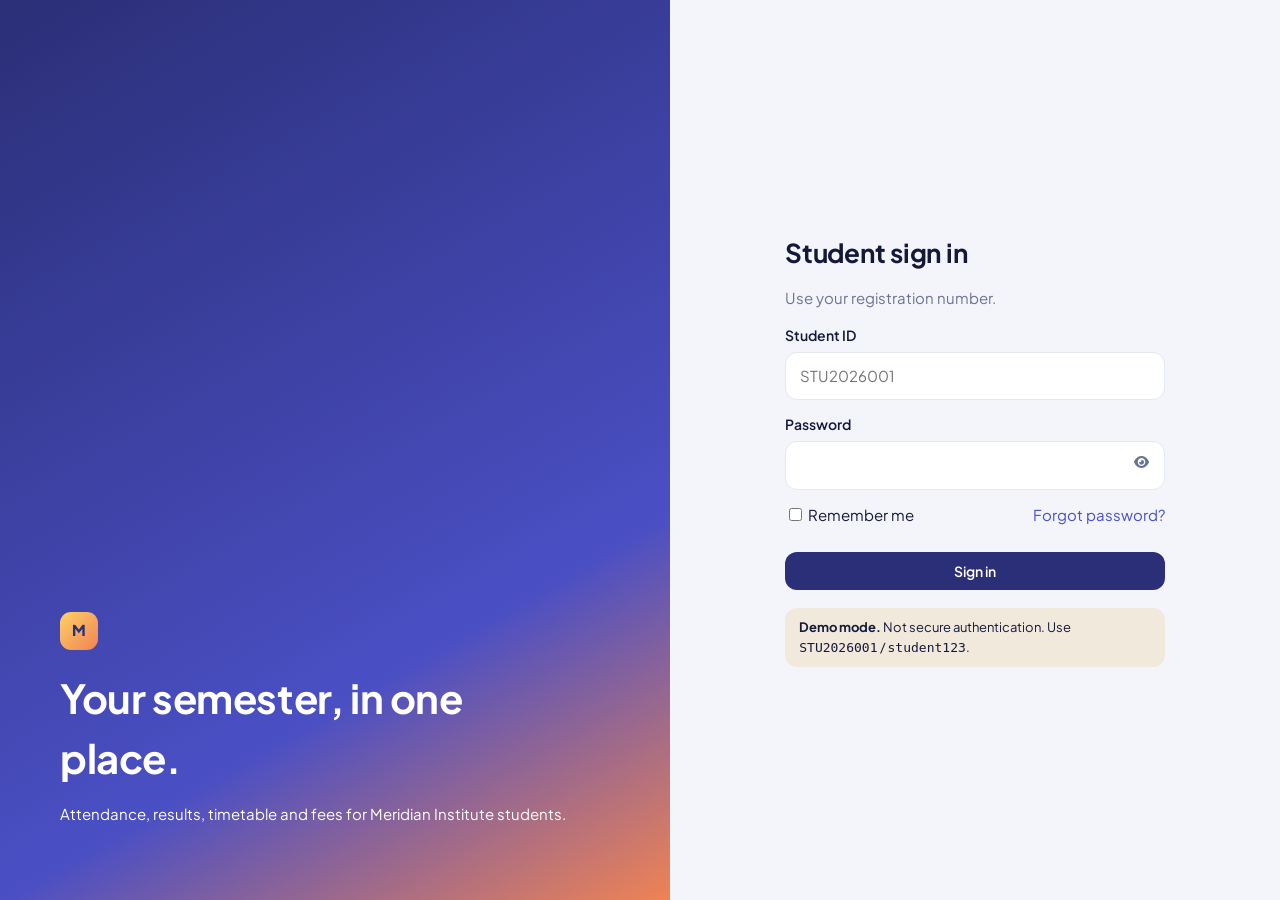
<file: index.html>
<!DOCTYPE html><html lang="en"><head><meta charset="utf-8"><meta name="viewport" content="width=device-width,initial-scale=1"><title>Sign in · Student Portal</title>
<link href="https://fonts.googleapis.com/css2?family=Plus+Jakarta+Sans:wght@400;600;700&display=swap" rel="stylesheet"><link rel="stylesheet" href="https://cdnjs.cloudflare.com/ajax/libs/font-awesome/6.5.1/css/all.min.css"><link rel="stylesheet" href="css/style.css"></head>
<body><div class="login"><div class="art"><span class="logo" style="margin-bottom:18px">M</span><h1>Your semester, in one place.</h1><p>Attendance, results, timetable and fees for Meridian Institute students.</p></div>
<div class="form"><form id="loginForm" novalidate><h2 style="font-size:26px">Student sign in</h2><p style="color:var(--mut)">Use your registration number.</p>
<div class="f"><label for="sid">Student ID</label><input type="text" id="sid" autocomplete="username" placeholder="STU2026001"></div>
<div class="f"><label for="pw">Password</label><div class="pw"><input type="password" id="pw" autocomplete="current-password"><button type="button" id="tg" aria-label="Show or hide password"><i class="fa-solid fa-eye"></i></button></div></div>
<label><input type="checkbox" id="rem"> Remember me</label> <a href="#" style="float:right;color:var(--pri2)" onclick="alert('Demo only: use student123');return false">Forgot password?</a>
<div class="err" id="err" role="alert"></div><button class="btn full" type="submit"><span class="spin"></span>Sign in</button>
<div class="demo"><b>Demo mode.</b> Not secure authentication. Use <code>STU2026001</code> / <code>student123</code>.</div></form></div></div>
<script src="js/data.js"></script><script src="js/auth.js"></script></body></html>
</file>
<file: css/style.css>
:root{--bg:#f3f5fa;--card:#fff;--ink:#14193a;--mut:#6b7392;--line:#e4e8f2;--pri:#2b2f77;--pri2:#4a4fc4;--ok:#16a06b;--warn:#e89a17;--bad:#d9455f;--r:16px;--sh:0 1px 2px rgba(20,25,58,.05),0 6px 20px rgba(20,25,58,.06)}
[data-theme=dark]{--bg:#0f1226;--card:#181c38;--ink:#eceeff;--mut:#9aa1c9;--line:#262b52;--pri:#8f94ff;--pri2:#a9adff}
*{box-sizing:border-box}body{margin:0;font:15px/1.5 'Plus Jakarta Sans',system-ui,sans-serif;background:var(--bg);color:var(--ink)}
a{color:inherit;text-decoration:none}h1,h2,h3{margin:0;font-weight:700;letter-spacing:-.01em}
:focus-visible{outline:2px solid var(--pri2);outline-offset:2px}
.sidebar{position:fixed;inset:0 auto 0 0;width:248px;background:var(--pri);color:#fff;padding:20px 14px;display:flex;flex-direction:column;gap:4px;transition:transform .25s;z-index:30;overflow:auto}
[data-theme=dark] .sidebar{background:#12163a}
.brand{display:flex;gap:10px;align-items:center;padding:4px 10px 18px;font-weight:700;font-size:17px}
.logo{width:38px;height:38px;border-radius:11px;background:linear-gradient(135deg,#ffd166,#ef8354);display:grid;place-items:center;color:#2b2f77;font-weight:800}
.sidebar a{display:flex;gap:12px;align-items:center;padding:10px 12px;border-radius:10px;color:#c9cdf5;transition:.15s}
.sidebar a:hover{background:rgba(255,255,255,.08);color:#fff}.sidebar a.active{background:#fff;color:#2b2f77;font-weight:600}
.sidebar i{width:18px;text-align:center}
.main{margin-left:248px;min-height:100vh}.collapsed .sidebar{transform:translateX(-100%)}.collapsed .main{margin-left:0}
.topbar{position:sticky;top:0;z-index:20;display:flex;gap:12px;align-items:center;padding:12px 28px;background:var(--card);border-bottom:1px solid var(--line)}
.topbar .grow{flex:1}.search{display:flex;align-items:center;gap:8px;background:var(--bg);border-radius:12px;padding:8px 14px;max-width:340px;width:100%}
.search input{border:0;background:none;outline:0;color:var(--ink);width:100%;font:inherit}
select,input,textarea{font:inherit;color:var(--ink)}select{background:var(--bg);border:1px solid var(--line);border-radius:10px;padding:8px 10px}
.ib{position:relative;border:0;background:var(--bg);color:var(--ink);width:40px;height:40px;border-radius:12px;cursor:pointer}
.dot{position:absolute;top:-4px;right:-4px;background:var(--bad);color:#fff;border-radius:9px;font-size:11px;padding:0 5px;font-weight:700}
.dd{position:relative}.menu{display:none;position:absolute;right:0;top:48px;width:300px;background:var(--card);border:1px solid var(--line);border-radius:14px;box-shadow:var(--sh);padding:8px;z-index:40}
.menu.open{display:block}.menu a,.menu div.it{display:block;padding:10px;border-radius:10px;font-size:14px}.menu a:hover{background:var(--bg)}
.me{display:flex;align-items:center;gap:10px;background:none;border:0;cursor:pointer;color:var(--ink)}
.av{width:38px;height:38px;border-radius:50%;background:linear-gradient(135deg,var(--pri2),#ef8354);color:#fff;display:grid;place-items:center;font-weight:700}
.content{padding:26px 28px;max-width:1500px}.crumb{color:var(--mut);font-size:13px;margin-bottom:6px}
.hero{background:linear-gradient(120deg,#2b2f77,#4a4fc4);color:#fff;border-radius:20px;padding:26px 30px;display:flex;justify-content:space-between;gap:20px;flex-wrap:wrap;margin-bottom:22px}
.hero h1{font-size:26px}.hero p{margin:6px 0 0;opacity:.85}.chips{display:flex;gap:8px;flex-wrap:wrap;margin-top:14px}
.chip{background:rgba(255,255,255,.16);border-radius:20px;padding:4px 12px;font-size:13px}
.grid{display:grid;gap:18px}.g4{grid-template-columns:repeat(4,1fr)}.g2{grid-template-columns:1.2fr 1fr}.g3{grid-template-columns:repeat(3,1fr)}
.card{background:var(--card);border-radius:var(--r);padding:20px;box-shadow:var(--sh);border:1px solid var(--line)}
.card h3{font-size:16px;margin-bottom:14px;display:flex;justify-content:space-between;align-items:center}
.stat{display:block;transition:.2s}.stat:hover{transform:translateY(-3px)}.stat .ic{width:42px;height:42px;border-radius:12px;display:grid;place-items:center;color:#fff;margin-bottom:12px}
.stat b{font-size:30px;display:block;letter-spacing:-.02em}.stat small{color:var(--mut)}
.bar{height:8px;background:var(--line);border-radius:6px;overflow:hidden;margin-top:10px}.bar i{display:block;height:100%;border-radius:6px}
.row{display:flex;justify-content:space-between;align-items:center;gap:12px;padding:11px 0;border-bottom:1px solid var(--line)}.row:last-child{border:0}
.row small{color:var(--mut);display:block}
.badge{font-size:12px;font-weight:600;padding:3px 10px;border-radius:20px;white-space:nowrap}
.b-ok{background:#16a06b22;color:var(--ok)}.b-warn{background:#e89a1722;color:#b87500}.b-bad{background:#d9455f22;color:var(--bad)}.b-info{background:#4a4fc422;color:var(--pri2)}
.btn{border:0;border-radius:12px;padding:10px 18px;font:600 14px 'Plus Jakarta Sans',sans-serif;background:var(--pri);color:#fff;cursor:pointer;transition:.15s}[data-theme=dark] .btn{color:#0f1226}
.btn:hover{filter:brightness(1.12)}.btn.ghost{background:var(--bg);color:var(--ink)}.btn.full{width:100%}
.qa{display:grid;gap:10px}.qa a{background:var(--bg);border-radius:12px;padding:14px 8px;text-align:center;font-size:13px;font-weight:600;transition:.15s}.qa a:hover{background:var(--pri2);color:#fff}.qa i{display:block;font-size:18px;margin-bottom:6px}
.now{border-left:4px solid var(--ok);padding-left:12px}.unread{background:#4a4fc412;border-radius:10px;padding-left:8px}
.toast{position:fixed;right:20px;bottom:20px;background:var(--ink);color:var(--bg);padding:12px 18px;border-radius:12px;z-index:99;box-shadow:var(--sh);animation:in .25s}
@keyframes in{from{opacity:0;transform:translateY(8px)}}
.chartbox{position:relative;height:220px}.fallback{color:var(--mut);text-align:center;padding:30px}
.login{min-height:100vh;display:grid;grid-template-columns:1.1fr 1fr}.login .art{background:linear-gradient(150deg,#2b2f77,#4a4fc4 70%,#ef8354);color:#fff;padding:60px;display:flex;flex-direction:column;justify-content:flex-end}
.login .art h1{font-size:40px;max-width:420px}.login .form{display:grid;place-items:center;padding:30px}.login form{width:100%;max-width:380px}
.f{margin:14px 0}.f label{font-weight:600;font-size:14px;display:block;margin-bottom:6px}.f input[type=text],.f input[type=password]{width:100%;padding:12px 14px;border:1px solid var(--line);border-radius:12px;background:var(--card)}
.pw{position:relative}.pw button{position:absolute;right:8px;top:6px;border:0;background:none;cursor:pointer;color:var(--mut);padding:8px}
.err{color:var(--bad);font-size:13px;min-height:18px;margin:4px 0}.demo{background:#e89a1720;border-radius:12px;padding:10px 14px;font-size:13px;margin-top:18px}
.spin{display:none;width:16px;height:16px;border:2px solid #fff6;border-top-color:#fff;border-radius:50%;animation:r .7s linear infinite;margin-right:8px;vertical-align:-3px}.loading .spin{display:inline-block}@keyframes r{to{transform:rotate(1turn)}}
@media(max-width:1100px){.g4{grid-template-columns:repeat(2,1fr)}.g2,.g3{grid-template-columns:1fr}}
@media(max-width:860px){.sidebar{transform:translateX(-100%)}.main{margin-left:0}.open-nav .sidebar{transform:none}.login{grid-template-columns:1fr}.login .art{display:none}.content{padding:18px 14px}.topbar{padding:10px 14px}.search{display:none}.mh{display:none}.qa{grid-template-columns:repeat(3,1fr)!important}}
@media(max-width:520px){.g4{grid-template-columns:1fr}}
@media(prefers-reduced-motion:reduce){*{animation:none!important;transition:none!important}}
/* ---- Page components ---- */
.tw{overflow-x:auto}table{width:100%;border-collapse:collapse;font-size:14px}th,td{text-align:left;padding:10px 12px;border-bottom:1px solid var(--line);white-space:nowrap}th{color:var(--mut);font-weight:600}
.tools{display:flex;gap:10px;flex-wrap:wrap;margin:16px 0}.tools input,.tools select,.f input,.f select,.f textarea{padding:9px 12px;border:1px solid var(--line);border-radius:10px;background:var(--card)}.tools input{flex:1;min-width:180px}
.f input[type=text],.f input[type=email],.f input[type=date],.f input[type=password],.f input[type=number],.f select,.f textarea{width:100%}
.mbg{position:fixed;inset:0;background:#0008;display:grid;place-items:center;z-index:80;padding:16px}.modal{background:var(--card);border-radius:16px;padding:24px;max-width:480px;width:100%;max-height:90vh;overflow:auto}
.tabs{display:flex;gap:6px;flex-wrap:wrap}.tabs button{border:0;border-radius:20px;padding:6px 14px;background:var(--bg);color:var(--ink);cursor:pointer;font:inherit}.tabs button.on{background:var(--pri);color:#fff}
.tt th.today,.tt td.today{background:#4a4fc414}.tt td.brk{background:var(--bg);color:var(--mut);text-align:center}.tt small{color:var(--mut);display:block}
.mt{margin-top:18px}.err2{color:var(--bad);font-size:13px}.empty{text-align:center;color:var(--mut);padding:28px}.compact .card{padding:14px}.compact .row{padding:6px 0}
.sw{display:flex;justify-content:space-between;align-items:center;padding:10px 0;border-bottom:1px solid var(--line)}.kv{display:grid;grid-template-columns:1fr 1fr;gap:10px 20px}.kv small{color:var(--mut);display:block}
@media(max-width:640px){.kv{grid-template-columns:1fr}.hide-m{display:none}}
@media print{.sidebar,.topbar,.tools,.noprint{display:none!important}.main{margin:0}}

/* Layout repair overrides: keep the shared portal shell structured even if
   browser defaults or earlier project rules conflict. */
html, body { min-height: 100%; }
body { margin: 0 !important; background: var(--bg, #f3f5fa) !important; color: var(--ink, #14193a); }
body > .sidebar, body .sidebar { position: fixed !important; top: 0 !important; bottom: 0 !important; left: 0 !important; width: 248px !important; display: flex !important; flex-direction: column !important; align-items: stretch !important; gap: 4px !important; padding: 20px 14px !important; overflow-y: auto !important; z-index: 100 !important; background: var(--pri, #2b2f77) !important; color: #fff !important; }
body .sidebar .brand { display: flex !important; align-items: center !important; gap: 10px !important; padding: 4px 10px 18px !important; color: #fff !important; white-space: nowrap; }
body .sidebar a { display: flex !important; align-items: center !important; gap: 12px !important; width: 100% !important; padding: 10px 12px !important; margin: 0 !important; border-radius: 10px !important; color: #d8dcff !important; text-decoration: none !important; white-space: nowrap; }
body .sidebar a.active { background: #fff !important; color: #2b2f77 !important; font-weight: 700 !important; }
body .sidebar a:hover { background: rgba(255,255,255,.12) !important; color: #fff !important; }
body .sidebar a i { width: 18px !important; flex: 0 0 18px !important; text-align: center !important; }
body .main { display: block !important; margin-left: 248px !important; min-height: 100vh !important; width: auto !important; }
body.collapsed .sidebar { transform: translateX(-100%) !important; }
body.collapsed .main { margin-left: 0 !important; }
body .topbar { position: sticky !important; top: 0 !important; display: flex !important; align-items: center !important; gap: 12px !important; min-height: 64px !important; padding: 12px 28px !important; background: var(--card, #fff) !important; border-bottom: 1px solid var(--line, #e4e8f2) !important; z-index: 50 !important; }
body .topbar .grow { flex: 1 1 auto !important; }
body .topbar .search { display: flex !important; align-items: center !important; gap: 8px !important; width: 100% !important; max-width: 340px !important; padding: 8px 14px !important; background: var(--bg, #f3f5fa) !important; border-radius: 12px !important; }
body .topbar .search input { width: 100% !important; min-width: 0 !important; border: 0 !important; background: transparent !important; }
body .content { display: block !important; width: 100% !important; max-width: 1500px !important; padding: 26px 28px !important; margin: 0 auto !important; }
body .hero { display: flex !important; justify-content: space-between !important; align-items: flex-start !important; gap: 20px !important; flex-wrap: wrap !important; padding: 26px 30px !important; margin: 0 0 22px !important; border-radius: 20px !important; color: #fff !important; background: linear-gradient(120deg,#2b2f77,#4a4fc4) !important; }
body .grid { display: grid !important; gap: 18px !important; width: 100% !important; }
body .grid.g4 { grid-template-columns: repeat(4,minmax(0,1fr)) !important; }
body .grid.g2 { grid-template-columns: minmax(0,1.2fr) minmax(0,1fr) !important; }
body .grid.g3 { grid-template-columns: repeat(3,minmax(0,1fr)) !important; }
body .card { display: block !important; min-width: 0 !important; padding: 20px !important; border: 1px solid var(--line, #e4e8f2) !important; border-radius: 16px !important; background: var(--card, #fff) !important; box-shadow: 0 6px 20px rgba(20,25,58,.06) !important; }
body a.card { color: inherit !important; text-decoration: none !important; }
body .stat .ic { display: grid !important; place-items: center !important; width: 42px !important; height: 42px !important; margin-bottom: 12px !important; border-radius: 12px !important; color: #fff !important; }
body .stat b { display: block !important; font-size: 30px !important; line-height: 1.25 !important; margin: 0 0 4px !important; }
body .stat small { display: block !important; color: var(--mut, #6b7392) !important; }
body .row { display: flex !important; justify-content: space-between !important; align-items: center !important; gap: 12px !important; padding: 11px 0 !important; border-bottom: 1px solid var(--line, #e4e8f2) !important; }
body .row small { display: block !important; color: var(--mut, #6b7392) !important; }
body .chartbox { position: relative !important; height: 220px !important; min-width: 0 !important; }
body .qa { display: grid !important; gap: 10px !important; }
body .qa a { display: block !important; padding: 14px 8px !important; border-radius: 12px !important; background: var(--bg, #f3f5fa) !important; text-align: center !important; }
body .qa a i { display: block !important; margin-bottom: 6px !important; }
body .btn, body button.ib { cursor: pointer !important; }
@media (max-width: 1100px) {
  body .grid.g4 { grid-template-columns: repeat(2,minmax(0,1fr)) !important; }
  body .grid.g2, body .grid.g3 { grid-template-columns: minmax(0,1fr) !important; }
}
@media (max-width: 860px) {
  body .sidebar { transform: translateX(-100%) !important; }
  body.open-nav .sidebar { transform: translateX(0) !important; }
  body .main { margin-left: 0 !important; }
  body .content { padding: 18px 14px !important; }
  body .topbar { padding: 10px 14px !important; }
  body .topbar .search { display: none !important; }
  body .mh { display: none !important; }
  body .qa { grid-template-columns: repeat(3,minmax(0,1fr)) !important; }
}
@media (max-width: 520px) {
  body .grid.g4 { grid-template-columns: minmax(0,1fr) !important; }
  body .content { padding: 14px 10px !important; }
  body .hero { padding: 22px 18px !important; }
}
</file>
